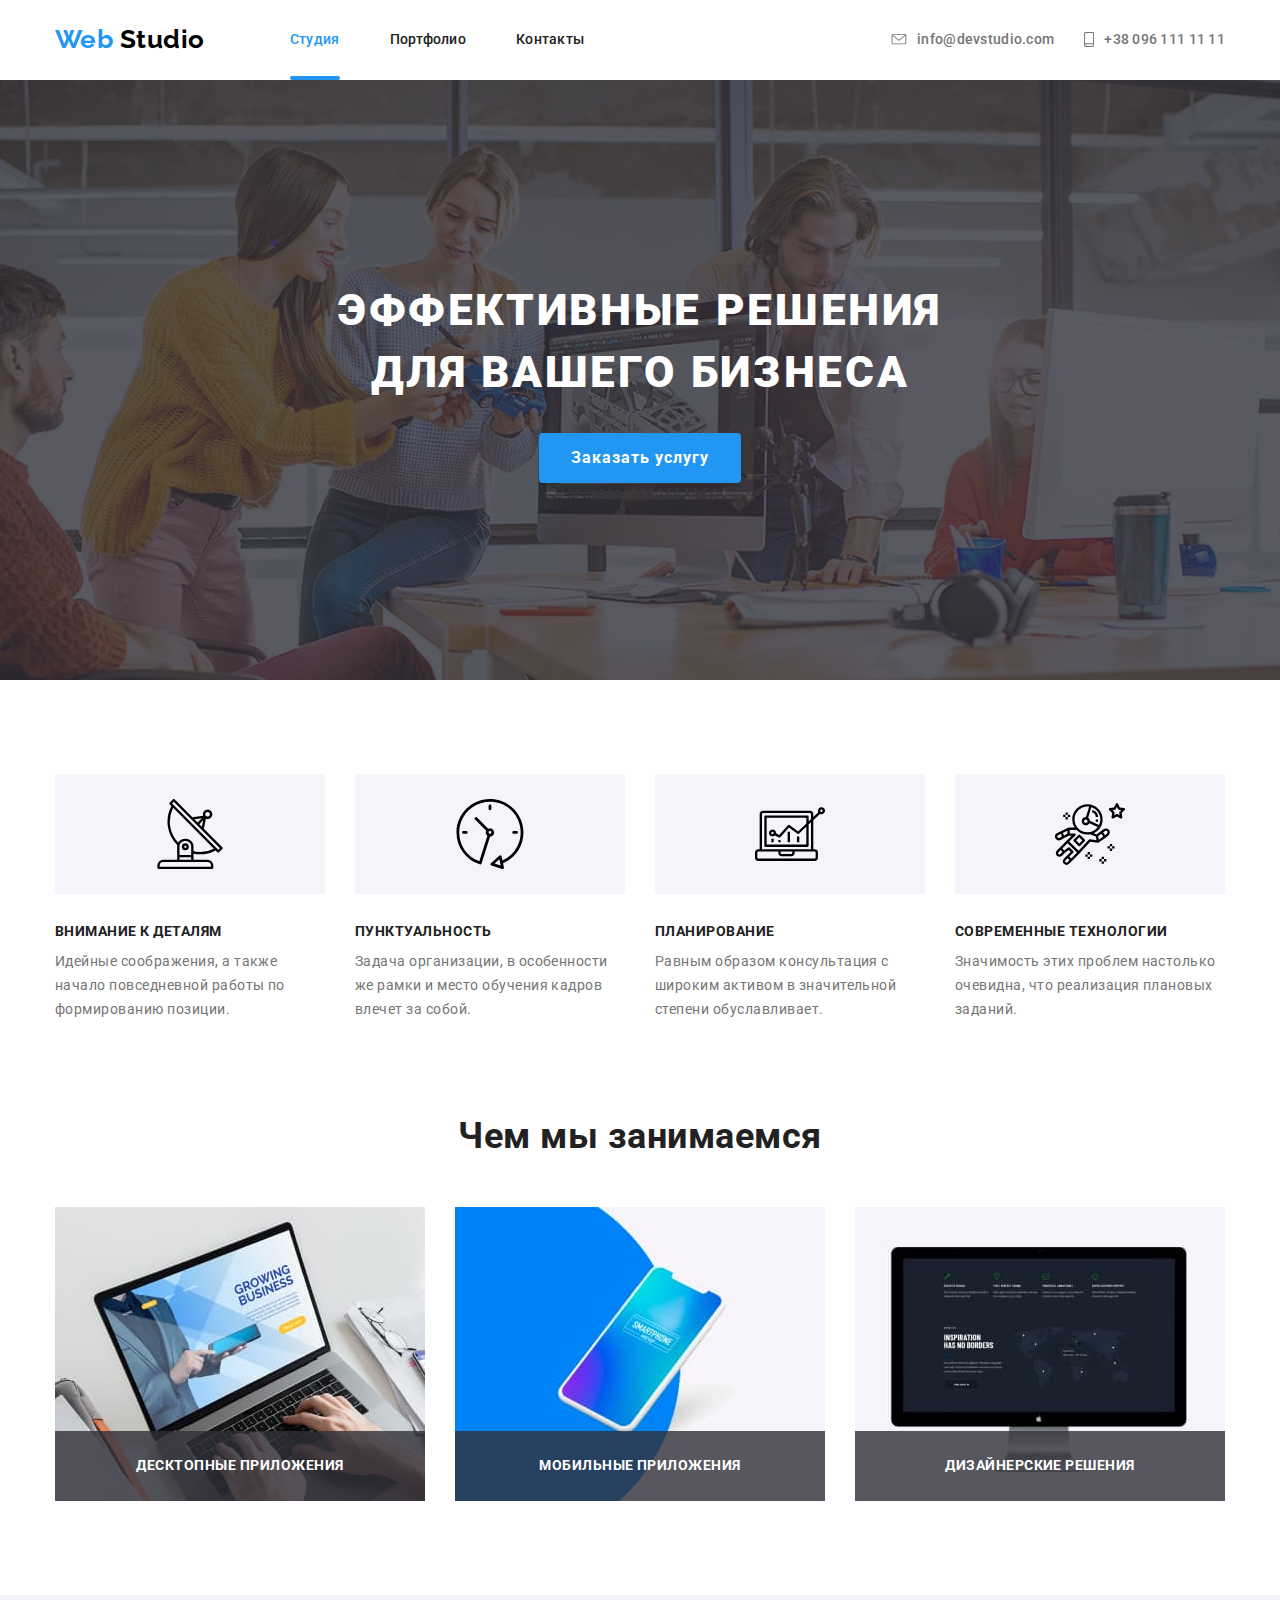
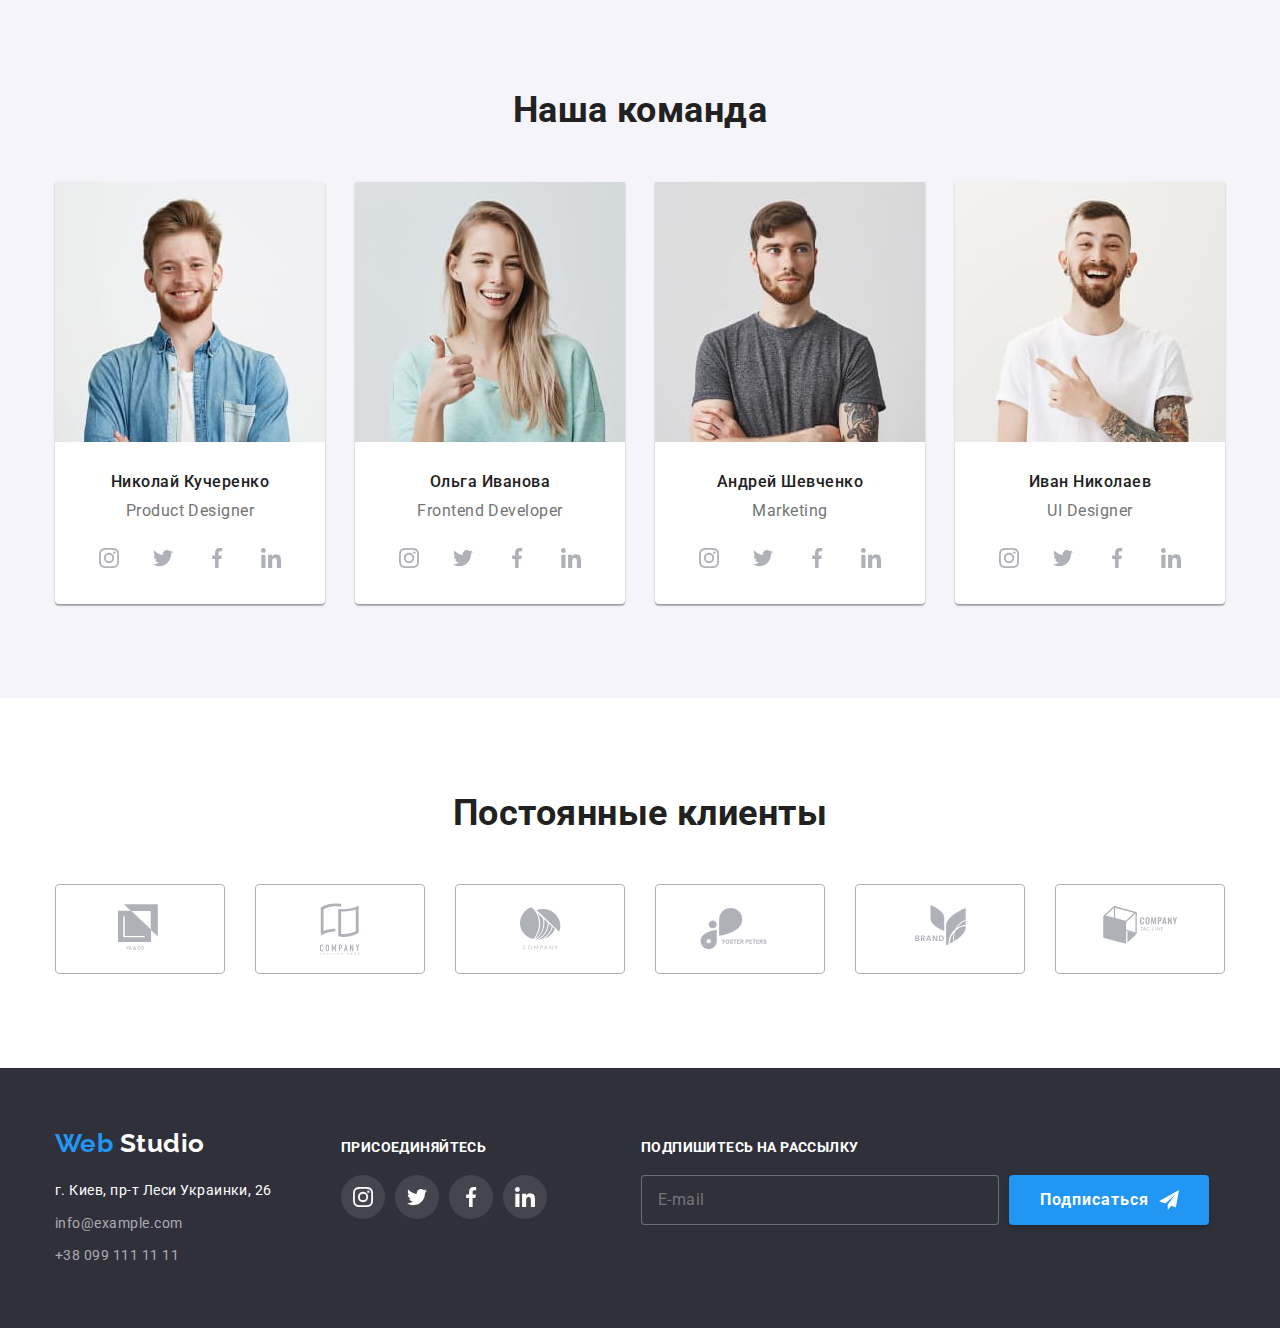
<file: index.html>
<!DOCTYPE html>
<html lang="ru">
  <head>
    <meta charset="UTF-8" />
    <meta name="viewport" content="width=device-width, initial-scale=1.0" />
    <title lang="en">Markup homework6</title>
    <link
      href="https://fonts.googleapis.com/css2?family=Raleway:wght@700&family=Roboto:wght@400;500;700;900&display=swap"
      rel="stylesheet"
    />
    <link
    rel="stylesheet"
    href="https://cdnjs.cloudflare.com/ajax/libs/animate.css/4.0.0/animate.min.css"
  />
    <link
      rel="stylesheet"
      href="https://cdnjs.cloudflare.com/ajax/libs/modern-normalize/0.6.0/modern-normalize.min.css"
    />
    <link rel="stylesheet" href="css/styles.css" />
  </head>
  <body>
    <!-- Шапка -->
    <header class="head main-no-border">
      <div class="container section">
        <nav class="main-nav">
          <a href="./index.html" class="logo-head"
            ><span class="logo-decoration">Web</span> Studio</a
          >
          <ul class="menunav list">
            <li class="item">
              <a href="./index.html" class="menunav-links current link"
                >Студия</a
              >
            </li>
            <li class="item">
              <a href="./portfolio.html" class="menunav-links link"
                >Портфолио</a
              >
            </li>
            <li class="item">
              <a href="" class="menunav-links link">Контакты</a>
            </li>
          </ul>
        </nav>
        <div class="header-util">
          <address class="contacts list">
            <ul class="contacts-list list">
              <li class="contacts-list-item">
                <a
                  class="contacts-links envelope"
                  href="mailto:info@devstudio.com"
                  lang="en"
                  ><svg class="icon-envelope" width="16" height="11">
                    <use href="./images/sprite.svg#icon-envelope"></use>
                  </svg>
                  info@devstudio.com</a
                >
              </li>
              <li class="contacts-list-item">
                <a class="contacts-links smartphone" href="tel:=380961111111">
                  <svg class="icon-smartphone" width="10" height="15">
                    <use href="./images/sprite.svg#icon-smartphone"></use>
                  </svg>
                  +38 096 111 11 11</a
                >
              </li>
            </ul>
          </address>
        </div>
      </div>
    </header>
    <main>
      <!-- Секция Герой -->
      <section class="hero">
        <div class="container">
          <h1 class="hero-title">
            Эффективные решения<br />
            для вашего бизнеса
          </h1>
          <button data-modal-open type="button" class="button">
            Заказать услугу
          </button>
          <!-- Бэкдроп и Модалка -->
          <div class="backdrop  is-hidden "  data-modal>
            <div class="modal">
              <b class="modal__invite"
                >Оставьте свои данные, мы вам перезвоним</b
              >
              <form class="connection" action="">
                <label class="connection__field"
                  ><input
                    class="connection__input"
                    type="text"
                    name="name"
              
                    required
placeholder=" "
                  />
                  <span class="connection__label">Имя</span>
                  <span ><svg class="connection__icon" >
                  <use href="./images/sprite.svg#icon-person-black"></use></span>
                </label>
                <label class="connection__field"
                  ><input
                    class="connection__input"
                    type="tel"
                    name="telephone"
                    placeholder=" "
                  />
                  <span class="connection__label">Телефон</span>
                  <span ><svg class="connection__icon" >
                  <use href="./images/sprite.svg#icon-phone-black"></use></span>
                </label>
                <label class="connection__field"
                  ><input
                    class="connection__input"
                    type="email"
                    name="email"
                  
                    placeholder=" "
                    required
                  />
                  <span class="connection__label">Почта</span>
                 <span ><svg class="connection__icon" >
                  <use href="./images/sprite.svg#icon-mail-black"></use></span>
                </label>
                <label class="connection__textarea">
                  <textarea
                    class="connection__textarea-input"
                    name="comment"
                    id=""
                    rows="10"
                    placeholder=" "
                  ></textarea>
                  <span class="connection__label-textarea">Комментарий</span>
                </label>
                <div class="form-field-modal">
                 

                  <label class="checkbox">  
                    <input class="checkbox__input" type="checkbox"
                    name="checkbox"/><span class="checkbox__custom"></span> Соглашаюсь с рассылкой и принимаю<a
                      class="connection__link"
                      href=""
                      >Условия договора</a
                    ></label
                  >
                </div>

                <button class="button" type="submit">Отправить</button>
              </form>

              <button class="modal__button-close" data-modal-close>
                <svg class="modal__icon" width="18" height="18">
                  <use href="./images/sprite.svg#icon-close-black"></use>
                </svg>
              </button>
            </div>
          </div>
        </div>
      </section>

      <!-- Секция преимуществ -->
      <section class="section advantages">
        <div class="container">
          <h2 class="subject">Наши Преимущества</h2>
          <ul class="advantages-list list">
            <li class="advantages-item">
              <div class="advantages-util">
                <svg class="icon-advantages">
                  <use href="./images/sprite.svg#icon-antenna1"></use>
                </svg>
              </div>
              <h3 class="advantages-title">Внимание к деталям</h3>
              <p class="advantages-text">
                Идейные соображения, а также начало повседневной работы по
                формированию позиции.
              </p>
            </li>
            <li class="advantages-item">
              <div class="advantages-util">
                <svg class="icon-advantages">
                  <use href="./images/sprite.svg#icon-clock1"></use>
                </svg>
              </div>
              <h3 class="advantages-title">Пунктуальность</h3>
              <p class="advantages-text">
                Задача организации, в особенности же рамки и место обучения
                кадров влечет за собой.
              </p>
            </li>
            <li class="advantages-item">
              <div class="advantages-util">
                <svg class="icon-advantages">
                  <use href="./images/sprite.svg#icon-diagram1"></use>
                </svg>
              </div>
              <h3 class="advantages-title">Планирование</h3>
              <p class="advantages-text">
                Равным образом консультация с широким активом в значительной
                степени обуславливает.
              </p>
            </li>
            <li class="advantages-item">
              <div class="advantages-util">
                <svg class="icon-advantages">
                  <use href="./images/sprite.svg#icon-astronaut1"></use>
                </svg>
              </div>
              <h3 class="advantages-title">Современные технологии</h3>
              <p class="advantages-text">
                Значимость этих проблем настолько очевидна, что реализация
                плановых заданий.
              </p>
            </li>
          </ul>
        </div>
      </section>
      <!-- Секций чем мы занимаемся -->
      <section class="job section">
        <div class="container">
          <h2 class="job-title">Чем мы занимаемся</h2>
          <ul class="job-list list">
            <li class="job-list-item">
              <img
                src="./images/laptop.jpg"
                alt="laptop"
                width="370"
                height="294"
              />
              <h3 class="job-description">Десктопные приложения</h3>
            </li>
            <li class="job-list-item">
              <img
                src="./images/smartphone.jpg"
                alt="smartphone"
                width="370"
                height="294"
              />
              <h3 class="job-description">Мобильные приложения</h3>
            </li>
            <li class="job-list-item">
              <img
                src="./images/design.jpg"
                alt="design"
                width="370"
                height="294"
              />
              <h3 class="job-description">Дизайнерские решения</h3>
            </li>
          </ul>
        </div>
      </section>
      <!-- Секция наша команда -->
      <section class="team section">
        <div class="container">
          <h2 class="team-main-title">Наша команда</h2>
          <ul class="team-list list">
            <li class="team-list-item">
              <img
                src="./images/team/Nick.jpg"
                alt="Фото_дизайнера"
                width="270"
                height="260"
              />
              <h3 class="team-title">Николай Кучеренко</h3>
              <p class="team-text">Product Designer</p>
              <ul class="team-socials list">
                <li class="team-socials-item">
                  <a
                    class="team-socials-item-link"
                    href="https://www.instagram.com/"
                    aria-label="Иконка инстаграма"
                    ><svg class="icon-socials-team">
                      <use href="./images/sprite.svg#icon-instagram"></use>
                    </svg>
                  </a>
                </li>
                <li class="team-socials-item">
                  <a
                    class="team-socials-item-link"
                    href="https://twitter.com/?lang=ru"
                    aria-label="Иконка твиттера"
                    ><svg class="icon-socials-team">
                      <use href="./images/sprite.svg#icon-twitter"></use>
                    </svg>
                  </a>
                </li>
                <li class="team-socials-item">
                  <a
                    class="team-socials-item-link"
                    href="https://www.facebook.com/"
                    aria-label="Иконка фейсбука"
                    ><svg class="icon-socials-team">
                      <use href="./images/sprite.svg#icon-facebook"></use></svg
                  ></a>
                </li>
                <li class="team-socials-item">
                  <a
                    class="team-socials-item-link"
                    href="https://www.linkedin.com/"
                    aria-label="Иконка линкедина"
                    ><svg class="icon-socials-team">
                      <use href="./images/sprite.svg#icon-in"></use></svg
                  ></a>
                </li>
              </ul>
            </li>
            <li class="team-list-item">
              <img
                src="./images/team/Olga.jpg"
                alt="Фото_разработчика"
                width="270"
                height="260"
              />
              <h3 class="team-title">Ольга Иванова</h3>
              <p class="team-text">Frontend Developer</p>
              <ul class="team-socials list">
                <li class="team-socials-item">
                  <a
                    class="team-socials-item-link"
                    href="https://www.instagram.com/"
                    aria-label="Иконка инстаграма"
                    ><svg class="icon-socials-team">
                      <use href="./images/sprite.svg#icon-instagram"></use>
                    </svg>
                  </a>
                </li>
                <li class="team-socials-item">
                  <a
                    class="team-socials-item-link"
                    href="https://twitter.com/?lang=ru"
                    aria-label="Иконка твиттера"
                    ><svg class="icon-socials-team">
                      <use href="./images/sprite.svg#icon-twitter"></use></svg
                  ></a>
                </li>
                <li class="team-socials-item">
                  <a
                    class="team-socials-item-link"
                    href="https://www.facebook.com/"
                    aria-label="Иконка фейсбука"
                    ><svg class="icon-socials-team">
                      <use href="./images/sprite.svg#icon-facebook"></use></svg
                  ></a>
                </li>
                <li class="team-socials-item">
                  <a
                    class="team-socials-item-link"
                    href="https://www.linkedin.com/"
                    aria-label="Иконка линкедина"
                    ><svg class="icon-socials-team">
                      <use href="./images/sprite.svg#icon-in"></use></svg
                  ></a>
                </li>
              </ul>
            </li>
            <li class="team-list-item">
              <img
                src="./images/team/Andrew.jpg"
                alt="Фото_маркетингового_директора"
                width="270"
                height="260"
              />
              <h3 class="team-title">Андрей Шевченко</h3>
              <p class="team-text">Marketing</p>
              <ul class="team-socials list">
                <li class="team-socials-item">
                  <a
                    class="team-socials-item-link"
                    href="https://www.instagram.com/"
                    aria-label="Иконка инстаграма"
                    ><svg class="icon-socials-team">
                      <use href="./images/sprite.svg#icon-instagram"></use>
                    </svg>
                  </a>
                </li>
                <li class="team-socials-item">
                  <a
                    class="team-socials-item-link"
                    href="https://twitter.com/?lang=ru"
                    aria-label="Иконка твиттера"
                    ><svg class="icon-socials-team">
                      <use href="./images/sprite.svg#icon-twitter"></use></svg
                  ></a>
                </li>
                <li class="team-socials-item">
                  <a
                    class="team-socials-item-link"
                    href="https://www.facebook.com/"
                    aria-label="Иконка фейсбука"
                    ><svg class="icon-socials-team">
                      <use href="./images/sprite.svg#icon-facebook"></use></svg
                  ></a>
                </li>
                <li class="team-socials-item">
                  <a
                    class="team-socials-item-link"
                    href="https://www.linkedin.com/"
                    aria-label="Иконка линкедина"
                    ><svg class="icon-socials-team">
                      <use href="./images/sprite.svg#icon-in"></use></svg
                  ></a>
                </li>
              </ul>
            </li>
            <li class="team-list-item">
              <img
                src="./images/team/Ivan.jpg"
                alt="Фото_дизайнера_интерфейса"
                width="270"
                height="260"
              />
              <h3 class="team-title">Иван Николаев</h3>
              <p class="team-text">UI Designer</p>
              <ul class="team-socials list">
                <li class="team-socials-item">
                  <a
                    class="team-socials-item-link"
                    href="https://www.instagram.com/"
                    aria-label="Иконка инстаграма"
                    ><svg class="icon-socials-team">
                      <use href="./images/sprite.svg#icon-instagram"></use>
                    </svg>
                  </a>
                </li>
                <li class="team-socials-item">
                  <a
                    class="team-socials-item-link"
                    href="https://twitter.com/?lang=ru"
                    aria-label="Иконка твиттера"
                    ><svg class="icon-socials-team">
                      <use href="./images/sprite.svg#icon-twitter"></use></svg
                  ></a>
                </li>
                <li class="team-socials-item">
                  <a
                    class="team-socials-item-link"
                    href="https://www.facebook.com/"
                    aria-label="Иконка фейсбука"
                    ><svg class="icon-socials-team">
                      <use href="./images/sprite.svg#icon-facebook"></use></svg
                  ></a>
                </li>
                <li class="team-socials-item">
                  <a
                    class="team-socials-item-link"
                    href="https://www.linkedin.com/"
                    aria-label="Иконка линкедина"
                    ><svg class="icon-socials-team">
                      <use href="./images/sprite.svg#icon-in"></use></svg
                  ></a>
                </li>
              </ul>
            </li>
          </ul>
        </div>
      </section>
      <!-- Секция постоянные клиенты -->
      <section class="clients section">
        <div class="container">
          <h2 class="clients-title">Постоянные клиенты</h2>
          <ul class="clients-list list">
            <li class="clients-list-item">
              <a
                class="clients-list-item-link"
                href=""
                aria-label="логотип_клиента1"
                ><svg class="client_logo" width="44" height="49">
                  <use href="./images/sprite.svg#icon-client1"></use></svg
              ></a>
            </li>
            <li class="clients-list-item">
              <a
                class="clients-list-item-link"
                href=""
                aria-label="логотип_клиента2"
                ><svg class="client_logo" width="40" height="52">
                  <use href="./images/sprite.svg#icon-client2"></use></svg
              ></a>
            </li>
            <li class="clients-list-item">
              <a
                class="clients-list-item-link"
                href=""
                aria-label="логотип_клиента3"
                ><svg class="client_logo" width="41" height="43">
                  <use href="./images/sprite.svg#icon-client3"></use></svg
              ></a>
            </li>
            <li class="clients-list-item">
              <a
                class="clients-list-item-link"
                href=""
                aria-label="логотип_клиента4"
                ><svg class="client_logo" width="80" height="42">
                  <use href="./images/sprite.svg#icon-client4"></use></svg
              ></a>
            </li>
            <li class="clients-list-item">
              <a
                class="clients-list-item-link"
                href=""
                aria-label="логотип_клиента5"
                ><svg class="client_logo" width="59" height="47">
                  <use href="./images/sprite.svg#icon-client5"></use></svg
              ></a>
            </li>
            <li class="clients-list-item">
              <a
                class="clients-list-item-link"
                href=""
                aria-label="логотип_клиента6"
                ><svg class="client_logo" width="88" height="45">
                  <use href="./images/sprite.svg#icon-client6"></use></svg
              ></a>
            </li>
          </ul>
        </div>
      </section>
    </main>
    <!-- Футер -->
    <footer class="footer">
      <div class="footer-nav container section">
        <div class="footer-contacts-block">
          <a href="./index.html" class="logo-footer"
            ><span class="logo-decoration">Web</span> Studio</a
          >
          <address class="contacts-footer">
            <ul class="contacts-footer-list list">
              <li class="contacts-footer-list-item">
                <a href="https://goo.gl/maps/6xq8Gzf84UrhbULt7" class="map-link"
                  >г. Киев, пр-т Леси Украинки, 26</a
                >
              </li>
              <li class="contacts-footer-list-item">
                <a href="mailto:info@example.com" class="mail-footer"
                  >info@example.com</a
                >
              </li>
              <li class="contacts-footer-list-item">
                <a href="tel:+380991111111" class="phone-footer"
                  >+38 099 111 11 11</a
                >
              </li>
            </ul>
          </address>
        </div>
        <div class="join_us">
          <b class="join_us-title">ПРИСОЕДИНЯЙТЕСЬ</b>
          <ul class="footer-socials list">
            <li class="footer-socials-item">
              <a
                class="footer-socials-item-link"
                href=""
                aria-label="Иконка инстаграма"
                ><svg class="icon_footer">
                  <use href="./images/sprite.svg#icon-insta_footer"></use>
                </svg>
              </a>
            </li>
            <li class="footer-socials-item">
              <a
                class="footer-socials-item-link"
                href=""
                aria-label="Иконка твиттера"
                ><svg class="icon_footer">
                  <use href="./images/sprite.svg#icon-twitter_footer"></use>
                </svg>
              </a>
            </li>
            <li class="footer-socials-item">
              <a
                class="footer-socials-item-link"
                href=""
                aria-label="Иконка фейсбука"
                ><svg class="icon_footer">
                  <use href="./images/sprite.svg#icon-facebook"></use>
                </svg>
              </a>
            </li>
            <li class="footer-socials-item">
              <a
                class="footer-socials-item-link"
                href=""
                aria-label="Иконка линкедина"
                ><svg class="icon_footer">
                  <use href="./images/sprite.svg#icon-linkedin_footer"></use>
                </svg>
              </a>
            </li>
          </ul>
        </div>
        <div class="subscribe">
          <b class="subscribe-title">Подпишитесь на рассылку</b>
          <div class="form-field">
            <form action="">
              <input
                class="form-field-input"
                type="email"
                name="email"
                placeholder="E-mail"
              /><label for=""></label>
            </form>
            <button type="submit" class="button-footer">
              Подписаться<svg class="icon-icon_send">
                <use href="./images/sprite.svg#icon-icon_send"></use>
              </svg>
            </button>
          </div>
        </div>
      </div>
    </footer>
    <script src="./js/modal.js"></script>
  </body>
</html>
</file>
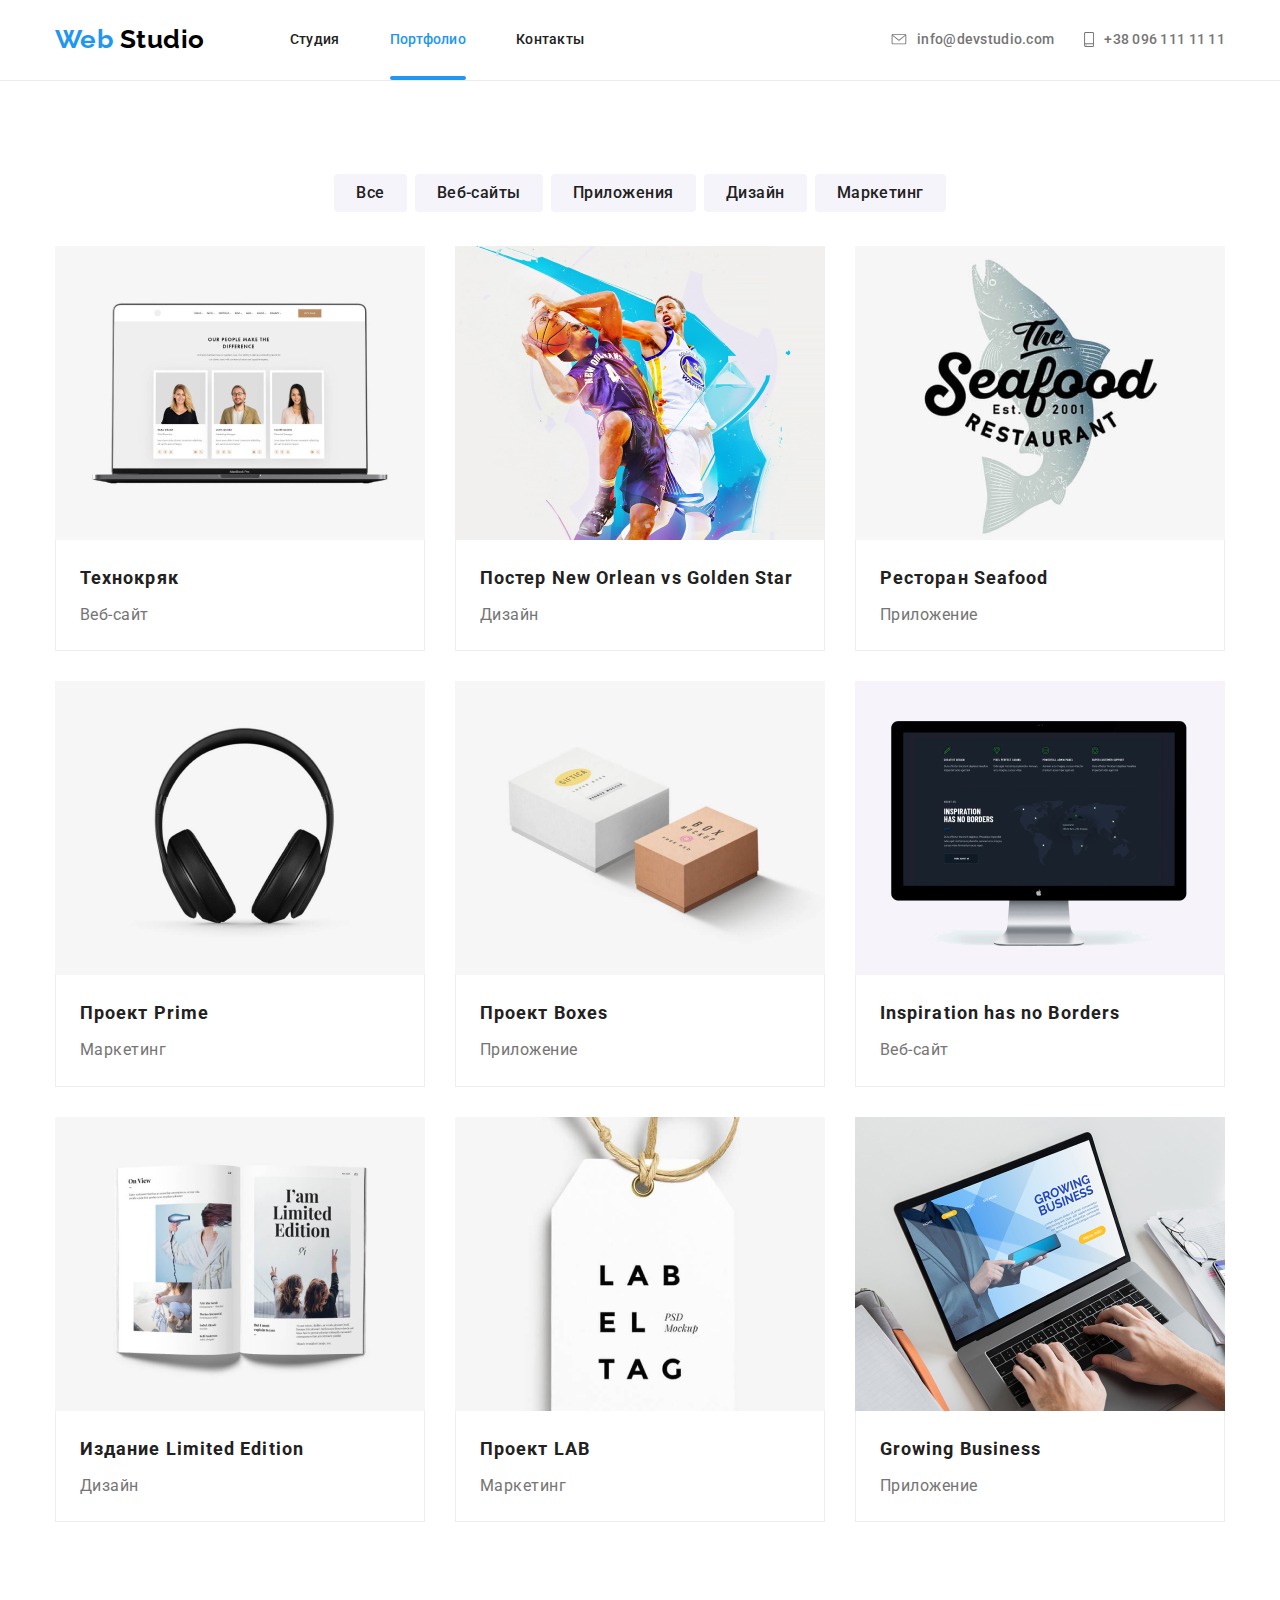
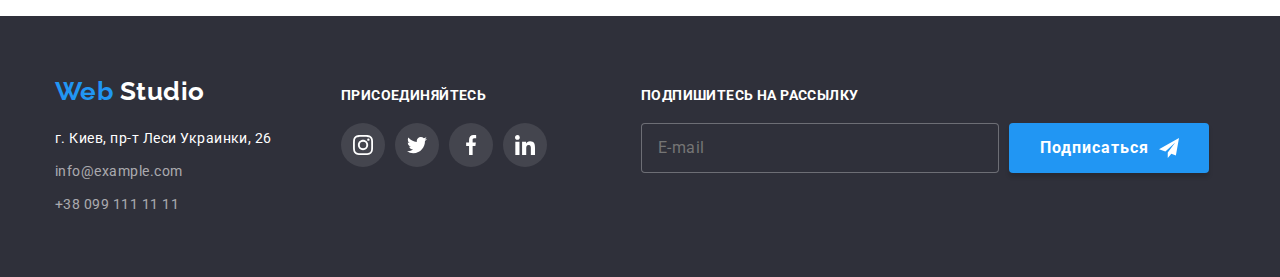
<file: portfolio.html>
<!DOCTYPE html>
<html lang="ru">
  <head>
    <meta charset="UTF-8" />
    <meta name="viewport" content="width=device-width, initial-scale=1.0" />
    <title lang="en">Markup homework6</title>
    <link
      href="https://fonts.googleapis.com/css2?family=Raleway:wght@700&family=Roboto:wght@400;500;700;900&display=swap"
      rel="stylesheet"
    />
    <link
      rel="stylesheet"
      href="https://cdnjs.cloudflare.com/ajax/libs/modern-normalize/0.6.0/modern-normalize.min.css"
    />
    <link rel="stylesheet" href="css/styles.css" />
  </head>
  <body>
    <!-- Шапка -->
    <header class="head">
      <div class="container section">
        <nav class="main-nav">
          <a href="./index.html" class="logo-head"
            ><span class="logo-decoration">Web</span> Studio</a
          >
          <ul class="menunav list">
            <li class="item">
              <a href="./index.html" class="menunav-links link">Студия</a>
            </li>
            <li class="item">
              <a href="./portfolio.html" class="menunav-links current link"
                >Портфолио</a
              >
            </li>
            <li class="item">
              <a href="" class="menunav-links link">Контакты</a>
            </li>
          </ul>
        </nav>
        <div class="header-util">
          <address class="contacts list">
            <ul class="contacts-list list">
              <li class="contacts-list-item">
                <a
                  class="contacts-links evenlope"
                  href="mailto:info@devstudio.com"
                  lang="en"
                  ><svg class="icon-envelope" width="16" height="11">
                    <use href="./images/sprite.svg#icon-envelope"></use>
                  </svg>
                  info@devstudio.com</a
                >
              </li>
              <li class="contacts-list-item">
                <a class="contacts-links smartphone" href="tel:=380961111111"
                  ><svg class="icon-smartphone" width="10" height="15">
                    <use href="./images/sprite.svg#icon-smartphone"></use>
                  </svg>
                  +38 096 111 11 11</a
                >
              </li>
            </ul>
          </address>
        </div>
      </div>
    </header>

    <main>
      <!--Портфолио-->
      <!-- Набор кнопок фильтра -->
      <section class="portfolio-section container">
        <h1 hidden>Портфолио</h1>
        <ul class="filter-list list">
          <li class="filter-list-item">
            <button type="button" class="button-filter-secondary">Все</button>
          </li>
          <li class="filter-list-item">
            <button type="button" class="button-filter-secondary">
              Веб-сайты
            </button>
          </li>
          <li class="filter-list-item">
            <button type="button" class="button-filter-secondary">
              Приложения
            </button>
          </li>
          <li class="filter-list-item">
            <button type="button" class="button-filter-secondary">
              Дизайн
            </button>
          </li>
          <li class="filter-list-item">
            <button type="button" class="button-filter-secondary">
              Маркетинг
            </button>
          </li>
        </ul>
        <!-- Карточки портфолио -->
        <ul class="portfolio list">
          <li class="portfolio-item">
            <a class="portfolio-item-link" href=""
              ><div class="portfolio-item-img-description">
                <img
                  class="portfolio-item-img"
                  src="./images/portfolio/project1.jpg"
                  alt="Изображение ноутбука"
                  width="370"
                  height="294"
                />
                <p class="portfolio-description">
                  Технокряк это современная площадка распространения
                  коронавируса. Компании используют эту платформу для цифрового
                  шпионажа и атак на защищённые сервера конкурентов.
                </p>
              </div>
              <div class="border-box">
                <h2 class="portfolio-title">Технокряк</h2>
                <p class="portfolio-text">Веб-сайт</p>
              </div>
            </a>
          </li>
          <li class="portfolio-item">
            <a class="portfolio-item-link" href=""
              ><div class="portfolio-item-img-description">
                <img
                  class="portfolio-item-img"
                  src="./images/portfolio/project2.jpg"
                  alt="Постер с баскетболистами"
                  width="370"
                  height="294"
                />
                <p class="portfolio-description">
                  Технокряк это современная площадка распространения
                  коронавируса. Компании используют эту платформу для цифрового
                  шпионажа и атак на защищённые сервера конкурентов.
                </p>
              </div>

              <div class="border-box">
                <h2 class="portfolio-title">
                  Постер <span lang="en">New Orlean vs Golden Star</span>
                </h2>
                <p class="portfolio-text">Дизайн</p>
              </div>
            </a>
          </li>
          <li class="portfolio-item">
            <a class="portfolio-item-link" href="">
              <div class="portfolio-item-img-description">
                <img
                  class="portfolio-item-img"
                  src="./images/portfolio/project3.jpg"
                  alt="Лого рыбного ресторана"
                  width="370"
                  height="294"
                />
                <p class="portfolio-description">
                  Технокряк это современная площадка распространения
                  коронавируса. Компании используют эту платформу для цифрового
                  шпионажа и атак на защищённые сервера конкурентов.
                </p>
              </div>

              <div class="border-box">
                <h2 class="portfolio-title">
                  Ресторан <span lang="en">Seafood</span>
                </h2>
                <p class="portfolio-text">Приложение</p>
              </div>
            </a>
          </li>
          <li class="portfolio-item">
            <a class="portfolio-item-link" href=""
              ><div class="portfolio-item-img-description">
                <img
                  class="portfolio-item-img"
                  src="./images/portfolio/project4.jpg"
                  alt="Изображение наушников"
                  width="370"
                  height="294"
                />
                <p class="portfolio-description">
                  Технокряк это современная площадка распространения
                  коронавируса. Компании используют эту платформу для цифрового
                  шпионажа и атак на защищённые сервера конкурентов.
                </p>
              </div>
              <div class="border-box">
                <h2 class="portfolio-title">
                  Проект <span lang="en">Prime</span>
                </h2>
                <p class="portfolio-text">Маркетинг</p>
              </div>
            </a>
          </li>
          <li class="portfolio-item">
            <a class="portfolio-item-link" href=""
              ><div class="portfolio-item-img-description">
                <img
                  class="portfolio-item-img"
                  src="./images/portfolio/project5.jpg"
                  alt="Изображение коробок"
                  width="370"
                  height="294"
                />
                <p class="portfolio-description">
                  Технокряк это современная площадка распространения
                  коронавируса. Компании используют эту платформу для цифрового
                  шпионажа и атак на защищённые сервера конкурентов.
                </p>
              </div>

              <div class="border-box">
                <h2 class="portfolio-title">
                  Проект <span lang="en">Boxes</span>
                </h2>
                <p class="portfolio-text">Приложение</p>
              </div>
            </a>
          </li>
          <li class="portfolio-item">
            <a class="portfolio-item-link" href=""
              ><div class="portfolio-item-img-description">
                <img
                  class="portfolio-item-img"
                  src="./images/portfolio/project6.jpg"
                  alt="Изображение монитора"
                  width="370"
                  height="294"
                />
                <p class="portfolio-description">
                  Технокряк это современная площадка распространения
                  коронавируса. Компании используют эту платформу для цифрового
                  шпионажа и атак на защищённые сервера конкурентов.
                </p>
              </div>
              <div class="border-box">
                <h2 class="portfolio-title">
                  <span lang="en">Inspiration has no Borders</span>
                </h2>
                <p class="portfolio-text">Веб-сайт</p>
              </div>
            </a>
          </li>
          <li class="portfolio-item">
            <a class="portfolio-item-link" href=""
              ><div class="portfolio-item-img-description">
                <img
                  class="portfolio-item-img"
                  src="./images/portfolio/project7.jpg"
                  alt="Изображение журнала"
                  width="370"
                  height="294"
                />
                <p class="portfolio-description">
                  Технокряк это современная площадка распространения
                  коронавируса. Компании используют эту платформу для цифрового
                  шпионажа и атак на защищённые сервера конкурентов.
                </p>
              </div>

              <div class="border-box">
                <h2 class="portfolio-title">
                  Издание <span lang="en">Limited Edition</span>
                </h2>
                <p class="portfolio-text">Дизайн</p>
              </div>
            </a>
          </li>
          <li class="portfolio-item">
            <a class="portfolio-item-link" href=""
              ><div class="portfolio-item-img-description">
                <img
                  class="portfolio-item-img"
                  src="./images/portfolio/project8.jpg"
                  alt="Изображение ярлыка"
                  width="370"
                  height="294"
                />
                <p class="portfolio-description">
                  Технокряк это современная площадка распространения
                  коронавируса. Компании используют эту платформу для цифрового
                  шпионажа и атак на защищённые сервера конкурентов.
                </p>
              </div>

              <div class="border-box">
                <h2 class="portfolio-title">
                  Проект <span lang="en">LAB</span>
                </h2>
                <p class="portfolio-text">Маркетинг</p>
              </div>
            </a>
          </li>
          <li class="portfolio-item">
            <a class="portfolio-item-link" href=""
              ><div class="portfolio-item-img-description">
                <img
                  class="portfolio-item-img"
                  src="./images/portfolio/project9.jpg"
                  alt="Человек печатающий на ноутбуке"
                  width="370"
                  height="294"
                />
                <p class="portfolio-description">
                  Технокряк это современная площадка распространения
                  коронавируса. Компании используют эту платформу для цифрового
                  шпионажа и атак на защищённые сервера конкурентов.
                </p>
              </div>

              <div class="border-box">
                <h2 class="portfolio-title">
                  <span lang="en">Growing Business</span>
                </h2>
                <p class="portfolio-text">Приложение</p>
              </div>
            </a>
          </li>
        </ul>
      </section>
    </main>
    <!--Футтер-->
    <footer class="footer">
      <div class="footer-nav container section">
        <div class="footer-contacts-block">
          <a href="./index.html" class="logo-footer"
            ><span class="logo-decoration">Web</span> Studio</a
          >
          <address class="contacts-footer">
            <ul class="contacts-footer-list list">
              <li class="contacts-footer-list-item">
                <a href="https://goo.gl/maps/6xq8Gzf84UrhbULt7" class="map-link"
                  >г. Киев, пр-т Леси Украинки, 26</a
                >
              </li>
              <li class="contacts-footer-list-item">
                <a href="mailto:info@example.com" class="mail-footer"
                  >info@example.com</a
                >
              </li>
              <li class="contacts-footer-list-item">
                <a href="tel:+380991111111" class="phone-footer"
                  >+38 099 111 11 11</a
                >
              </li>
            </ul>
          </address>
        </div>
        <div class="join_us">
          <b class="join_us-title">ПРИСОЕДИНЯЙТЕСЬ</b>
          <ul class="footer-socials list">
            <li class="footer-socials-item">
              <a
                class="footer-socials-item-link"
                href=""
                aria-label="Иконка инстаграма"
                ><svg class="icon_footer">
                  <use href="./images/sprite.svg#icon-insta_footer"></use>
                </svg>
              </a>
            </li>
            <li class="footer-socials-item">
              <a
                class="footer-socials-item-link"
                href=""
                aria-label="Иконка твиттера"
                ><svg class="icon_footer">
                  <use href="./images/sprite.svg#icon-twitter_footer"></use>
                </svg>
              </a>
            </li>
            <li class="footer-socials-item">
              <a
                class="footer-socials-item-link"
                href=""
                aria-label="Иконка фейсбука"
                ><svg class="icon_footer">
                  <use href="./images/sprite.svg#icon-facebook"></use>
                </svg>
              </a>
            </li>
            <li class="footer-socials-item">
              <a
                class="footer-socials-item-link"
                href=""
                aria-label="Иконка линкедина"
                ><svg class="icon_footer">
                  <use href="./images/sprite.svg#icon-linkedin_footer"></use>
                </svg>
              </a>
            </li>
          </ul>
        </div>
        <div class="subscribe">
          <b class="subscribe-title">Подпишитесь на рассылку</b>
          <div class="form-field">
            <form action="">
              <input
                class="form-field-input"
                type="email"
                name="email"
                placeholder="E-mail"
              /><label for=""></label>
            </form>
            <button type="submit" class="button-footer">
              Подписаться<svg class="icon-icon_send">
                <use href="./images/sprite.svg#icon-icon_send"></use>
              </svg>
            </button>
          </div>
        </div>
      </div>
    </footer>
  </body>
</html>
</file>
<file: css/styles.css>
html {
  box-sizing: border-box;
}

*,
*::before,
*::after {
  box-sizing: inherit;
}

:root {
  --main-font: 'Roboto', sans-serif;
  --second-font: 'Raleway', sans-serif;
  --primary-text-color: #757575;
  --primary-title-color: #212121;
  --accent-color: #2196f3;
  --primary-white-color: #ffffff;
  --footer-background-color: #2f303a;
  --secondary-white-color: #f5f4fa;
  --main-black-color: #000000;
  --footer-links-color: rgba(255, 255, 255, 0.6);
  --secondaty-accent-color: #188ce8;
  --text-background-color: rgba(47, 48, 58, 0.8);
  --socials-main-color: #afb1b8;
  --primary-background-color: #e5e5e5;
  --portfolio-card-border-color: #eeeeee;
  --hero-gradient-color: rgba(47, 48, 58, 0.8);
  --header-border-color: #ececec;

  --max-width: 1200px;
}

body {
  background-color: var(--primary-white-color);
  color: var(--primary-text-color);
  font-family: var(--main-font);
  letter-spacing: 0.03em;
}

/* обнуление стилей */

a:active,
a:focus {
  outline: none;
}

input,
textarea,
button {
  outline: none;
}
input:active,
textarea:active {
  outline: none;
}
:focus {
  outline: none;
}

h1,
h2,
h3,
h4,
h5,
h6,
p {
  padding: 0;
  margin: 0;
}

img {
  display: block;
  max-width: 100%;
  height: auto;
}

.list {
  list-style: none;
  margin: 0px;
  padding: 0px;
}
.link {
  text-decoration: none;
  display: block;
}

textarea {
  resize: none;
}

label {
  display: block;
}

/* Контейнер */
.container {
  width: 1200px;
  margin-left: auto;
  margin-right: auto;
  padding-left: 15px;
  padding-right: 15px;
}
/* cекция */
.section {
  padding-top: 94px;
  padding-bottom: 94px;

  margin-left: auto;
  margin-right: auto;
}

/* оформление шапки */

.logo-head,
.logo-decoration {
  font-family: var(--second-font);
  font-weight: bold;
  font-size: 26px;
  line-height: 1.2;
  color: var(--main-black-color);
}

.head .container {
  display: flex;
  align-items: center;
  justify-content: space-between;
}

.logo-head {
  margin-right: 85px;
}

.logo-decoration {
  color: var(--accent-color);
}

/* оформление навигации сайта */
.main-no-border {
  border: 0px;
}

header {
  color: var(--main-font-color);
  border-bottom: 1px solid var(--header-border-color);
}

header .section {
  padding-top: 0px;
  padding-bottom: 0px;
}

.main-nav,
.menunav {
  display: flex;
  align-items: center;
  /* justify-content: space-around; */
}

.menunav .item:not(:last-child) {
  margin-right: 50px;
}

.header-util {
  display: flex;
}

.contacts-list {
  display: flex;
}

.contacts-list-item:not(:last-child) {
  margin-right: 30px;
}

.menunav-links,
.contacts-links {
  position: relative;

  padding-top: 32px;
  padding-bottom: 32px;

  font-style: normal;
  color: var(--primary-title-color);
  font-weight: 500;
  font-size: 14px;
  line-height: 1.14;
  letter-spacing: 0.02em;

  transition: color 250ms cubic-bezier(0.4, 0, 0.2, 1);
}

.contacts-links {
  display: flex;
  align-items: center;
}

.icon-smartphone {
  margin-right: 10px;
  fill: var(--primary-text-color);

  transition: fill 250ms cubic-bezier(0.4, 0, 0.2, 1);
}

.icon-envelope {
  margin-right: 10px;
  fill: var(--primary-text-color);

  transition: fill 250ms cubic-bezier(0.4, 0, 0.2, 1);
}

/* Оформление интерактивных элементов */
.menunav .menunav-links:hover,
.menunav .menunav-links:focus,
.menunav .menunav-links.current,
.contacts .contacts-links:focus,
.contacts .contacts-links:hover,
.contacts-links:hover .icon-smartphone,
.contacts-links:focus .icon-smartphone,
.contacts-links:hover .icon-envelope,
.contacts-links:focus .icon-envelope {
  color: var(--accent-color);
  fill: var(--accent-color);
}

.team-socials-item-link:hover,
.team-socials-item-link:focus,
.footer-socials-item-link:hover,
.footer-socials-item-link:focus {
  background-color: var(--accent-color);
}

/* линия под активной страницей */

.current::after {
  position: absolute;
  bottom: 0;

  content: '';
  display: block;
  width: 100%;

  /* margin-top: 28px; */

  height: 4px;
  border-radius: 2px;
  background-color: var(--accent-color);
}

/* оформление списка контактов */
.contacts-links {
  color: var(--primary-text-color);
}

/* Оформление основной страницы */
/* Секция Герой */

/* Картинка Герой */
.hero {
  padding-top: 200px;
  padding-bottom: 200px;
  max-width: 1600px;
  height: 600px;
  margin-left: auto;
  margin-right: auto;
  /* text-align: center; */
  /* outline: 1px solid black; */

  background-image: linear-gradient(
      to right,
      var(--hero-gradient-color),
      var(--hero-gradient-color)
    ),
    url('../images/hero-image.jpg');
  background-size: cover;
  background-repeat: no-repeat;
  background-position: center;

  /* text-align: center; */
}

/* .hero .container {
  padding-top: 200px;
  padding-bottom: 200px;
} */

.hero .button {
  display: block;
  padding-top: 10px;
  padding-right: 32px;
  padding-bottom: 10px;
  padding-left: 32px;
  margin-right: auto;
  margin-left: auto;
  border-width: 0px;
  border-radius: 4px;

  font-weight: 700;
  font-size: 16px;
  line-height: 1.88;
  text-align: center;
  letter-spacing: 0.06em;
  background-color: var(--accent-color);
  color: var(--primary-white-color);
  box-shadow: 0px 4px 4px rgba(0, 0, 0, 0.15);
  cursor: pointer;
  transition: background-color 250ms cubic-bezier(0.4, 0, 0.2, 1);
}
.hero .button:hover,
.hero .button:focus {
  background-color: var(--secondaty-accent-color);
}

.hero-title {
  /* padding-top: 200px; */
  width: 696px;
  margin-left: auto;
  margin-right: auto;
  margin-bottom: 30px;

  font-weight: 900;
  font-size: 44px;
  line-height: 1.4;
  text-align: center;
  letter-spacing: 0.06em;
  text-transform: uppercase;
  color: #ffffff;
}

/* Модалка и бэкдроп*/

.backdrop.is-hidden {
  opacity: 0;
  visibility: hidden;
  pointer-events: none;
  transform: translateY(100%);
}

.backdrop {
  position: fixed;
  top: 0;
  left: 0;
  z-index: 9999;

  visibility: visible;
  width: 100%;
  height: 100%;
  background: rgba(0, 0, 0, 0.2);
  transform: translateY(0);

  transition: opacity 250ms cubic-bezier(0.4, 0, 0.2, 1),
    visibility 250ms cubic-bezier(0.4, 0, 0.2, 1),
    transform 550ms cubic-bezier(0.4, 0, 0.2, 1);
}

.modal {
  position: absolute;
  top: 50%;
  left: 50%;
  transform: translate(-50%, -50%);

  padding-top: 40px;
  padding-bottom: 40px;
  padding-left: 40px;
  padding-right: 40px;
  width: 528px;

  box-shadow: 0px 1px 3px rgba(0, 0, 0, 0.12), 0px 1px 1px rgba(0, 0, 0, 0.14),
    0px 2px 1px rgba(0, 0, 0, 0.2);
  border-radius: 4px;
  background-color: var(--primary-white-color);
}

.modal__invite {
  margin-bottom: 30px;

  display: block;
  font-style: normal;
  font-weight: bold;
  font-size: 20px;
  line-height: 1.15;
  text-align: center;
  letter-spacing: 0.03em;

  color: var(--primary-title-color);
}

.connection {
  display: flex;
  flex-wrap: wrap;
}

.connection__input {
  width: 448px;
  height: 40px;
  padding-left: 42px;

  border: 1px solid rgba(33, 33, 33, 0.2);
  border-radius: 4px;

  /* transition: outline-color 250ms cubic-bezier(0.4, 0, 0.2, 1); */
}

.connection__field {
  position: relative;
  margin-bottom: 28px;
}

.connection__label {
  position: absolute;
  top: 50%;
  left: 42px;
  transform: translateY(-50%);

  /* font-size: 12px;
  line-height: 1.16;
  letter-spacing: 0.01em; */

  transition: transform 250ms cubic-bezier(0.4, 0, 0.2, 1);
}

.connection__icon {
  width: 18px;
  height: 18px;
  position: absolute;
  top: 50%;
  left: 16px;
  transform: translateY(-50%);
  margin-right: 8px;
}

.connection__textarea {
  position: relative;
  margin-bottom: 28px;
}

.connection__label-textarea {
  position: absolute;
  top: 12px;
  left: 16px;

  transition: transform 250ms cubic-bezier(0.4, 0, 0.2, 1);
}

.connection__textarea-input {
  width: 448px;
  height: 120px;

  padding-left: 16px;
  padding-right: 16px;
  padding-top: 12px;
  padding-bottom: 12px;

  border: 1px solid rgba(33, 33, 33, 0.2);
  border-radius: 4px;
}

.connection__link {
  font-size: 14px;
  line-height: 1.71;

  margin-left: 4px;

  letter-spacing: 0.03em;
  text-decoration-line: underline;

  color: var(--accent-color);
}

/* .form-field-modal {
  display: flex;
  flex-wrap: nowrap;
  align-items: center;
} */

/* Чекбокс вижуали хайден */
.checkbox__input {
  position: absolute;
  width: 1px;
  height: 1px;
  margin: -1px;
  border: 0;
  padding: 0;
  overflow: hidden;
  clip: rect(0 0 0 0);
}

.checkbox {
  display: flex;
  align-items: center;

  margin-bottom: 30px;
  padding-left: 20px;

  font-size: 14px;
  line-height: 1.71;

  letter-spacing: 0.03em;
}

.checkbox__custom {
  position: absolute;
  width: 16px;
  height: 15px;
  margin-left: -20px;
  border: 2px solid var(--main-black-color);
  border-radius: 2px;
  cursor: pointer;

  transition: background-color 250ms cubic-bezier(0.4, 0, 0.2, 1);
}

.modal__button-close {
  position: absolute;
  top: 8px;
  right: 8px;

  display: flex;
  align-items: center;
  padding: 0;

  width: 30px;
  height: 30px;
  border-radius: 50%;
  background-color: var(--primary-white-color);
  border: 1px solid rgba(0, 0, 0, 0.1);
  cursor: pointer;
}

.modal__icon {
  width: 18px;
  height: 18px;
  margin: auto;

  transition: fill 250ms cubic-bezier(0.4, 0, 0.2, 1);
}

/* интерактивные элементы в модалке */

.modal__button-close:hover .modal__icon,
.modal__button-close:focus .modal__icon {
  fill: var(--accent-color);
}

.connection__input:focus-within,
.connection__textarea-input:focus-within {
  border-color: var(--accent-color);
}

.connection__field:focus-within > .connection__label,
.connection__input:not(:placeholder-shown) + .connection__label,
.connection__textarea:focus-within > .connection__label-textarea,
.connection__textarea-input:not(:placeholder-shown)
  + .connection__label-textarea {
  color: var(--accent-color);

  transform: translate(-24px, -42px);

  font-size: 12px;
  line-height: 1.16;
  letter-spacing: 0.01em;
}

.connection__textarea:focus-within > .connection__label-textarea,
.connection__textarea-input:not(:placeholder-shown)
  + .connection__label-textarea {
  color: var(--accent-color);
  transform: translate(-1px, -33px);

  font-size: 12px;
  line-height: 1.16;
  letter-spacing: 0.01em;
}

.connection__field:focus-within .connection__icon {
  fill: var(--accent-color);
}

.checkbox__input:checked + .checkbox__custom {
  background-color: var(--accent-color);
  background-image: url(../images/icon-check.svg);
  background-size: contain;
  background-repeat: no-repeat;
  border: 2px solid var(--accent-color);
  background-position: center;
}

/* Секция преимуществ */

.advantages-list {
  display: flex;
  align-items: stretch;
  flex-wrap: wrap;
}

.advantages-item {
  width: 270px;
}

.advantages-util {
  display: flex;
  height: 120px;
  background-color: var(--secondary-white-color);
  justify-content: center;
  align-items: center;
  border-radius: 4px;

  margin-bottom: 30px;
}

.icon-advantages {
  width: 70px;
  height: 70px;
}

.advantages-item:not(:last-child) {
  margin-right: 30px;
}

.advantages-title {
  margin-bottom: 10px;

  font-weight: bold;
  font-size: 14px;
  line-height: 1.14;
  text-transform: uppercase;
  color: var(--primary-title-color);
}

.advantages-text {
  font-size: 14px;
  line-height: 1.7;
  color: var(--primary-text-color);
}
/* Секция "Чем мы занимаемся */

.job.section {
  padding-top: 0px;
}

.job-list {
  display: flex;
  /* justify-content: space-between; */
}

.job-list-item:not(:last-child) {
  margin-right: 30px;
}

.job-list-item {
  position: relative;

  width: 370px;
}

.job-title {
  margin-bottom: 50px;

  font-weight: bold;
  font-size: 36px;
  line-height: 1.17;
  text-align: center;
  color: var(--primary-title-color);
}

.job-description {
  position: absolute;
  bottom: 0;

  width: 100%;
  height: 70px;

  display: inline-flex;
  justify-content: center;
  align-items: center;

  font-weight: bold;
  font-size: 14px;
  line-height: 1.14;
  text-align: center;
  text-transform: uppercase;
  color: var(--primary-white-color);
  background-color: var(--text-background-color);
}

/* Секция наша Команда */

.team.section {
  background-color: var(--secondary-white-color);
}

.container .team {
  display: flex;
}

.team-list {
  display: flex;
  /* justify-content: space-between; */
}

.team-list-item {
  padding-bottom: 24px;

  border-radius: 0px 0px 4px 4px;
  box-shadow: 0px 2px 1px rgba(0, 0, 0, 0.2), 0px 1px 1px rgba(0, 0, 0, 0.14),
    0px 1px 3px rgba(0, 0, 0, 0.12);
  background-color: var(--primary-white-color);
}

.team-list-item > img {
  margin-bottom: 30px;
}

.team-list-item:not(:last-child) {
  margin-right: 30px;
}

/* Заголовок */
.team-main-title {
  margin-bottom: 50px;

  font-weight: bold;
  font-size: 36px;
  line-height: 1.17;
  text-align: center;
  color: var(--primary-title-color);
}

/* Имена команды */
.team-title {
  margin-bottom: 10px;

  font-weight: 500;
  font-size: 16px;
  line-height: 1.19;
  text-align: center;
  color: var(--primary-title-color);
}
/* Должности */
.team-text {
  margin-bottom: 16px;

  font-size: 16px;
  line-height: 1.19;
  text-align: center;
  color: var(--primary-text-color);
}
/* Соц сети */

.team-socials-item:not(:last-child) {
  margin-right: 10px;
}

.team-socials {
  display: flex;
  justify-content: center;
}

.team-socials-item-link {
  display: flex;
  justify-content: center;
  align-items: center;
  width: 44px;
  height: 44px;
  border-radius: 50%;
  background-color: var(--primary-white-color);

  transition: background-color 250ms cubic-bezier(0.4, 0, 0.2, 1);
}

.icon-socials-team {
  width: 20px;
  height: 20px;
  fill: var(--socials-main-color);

  transition: fill 250ms cubic-bezier(0.4, 0, 0.2, 1);
}

.team-socials-item-link:hover .icon-socials-team {
  fill: var(--primary-white-color);
}

.team-socials a {
  color: var(--socials-main-color);
}

/* Секция постоянные клиенты */

.container .clients {
  display: flex;
}

.clients-list {
  display: flex;
  justify-content: space-between;
}

.clients-list-item {
  display: flex;
  justify-content: center;
  align-items: center;

  width: 170px;
  height: 90px;
  box-sizing: border-box;
  /* border: 1px solid var(--socials-main-color);
  border-radius: 4px;

  transition: border-color 250ms cubic-bezier(0.4, 0, 0.2, 1); */
}

.clients-list-item-link:hover {
  border: 1px solid var(--accent-color);
  border-radius: 4px;
}

.clients-list-item:hover .client_logo,
.clients-list-item:focus .client_logo {
  fill: var(--accent-color);
}

.clients-list-item:not(:last-child) {
  margin-right: 30px;
}

.clients-list-item-link {
  display: flex;
  justify-content: center;
  align-items: center;
  width: 170px;
  height: 90px;

  border: 1px solid var(--socials-main-color);
  border-radius: 4px;

  transition: border-color 250ms cubic-bezier(0.4, 0, 0.2, 1);
}

.client_logo {
  fill: var(--socials-main-color);

  transition: fill 250ms cubic-bezier(0.4, 0, 0.2, 1);
}

.clients-title {
  margin-bottom: 50px;

  font-weight: bold;
  font-size: 36px;
  line-height: 1.17;
  text-align: center;
  color: var(--primary-title-color);
}

/* Подвал */

.footer {
  background: var(--footer-background-color);
}

footer div {
  vertical-align: top;
}

footer div.section {
  padding-top: 60px;
  padding-bottom: 60px;
}

.footer-nav {
  display: flex;
  align-items: baseline;
  padding-right: 15px;
  padding-left: 15px;
}

.footer-contacts-block {
  /* width: 231px; */
  margin-right: 69px;
}

.contacts-footer-list-item:not(:last-child) {
  margin-bottom: 9px;
}

.mail-footer,
.phone-footer,
.map-link {
  display: block;

  font-style: normal;
  font-size: 14px;
  line-height: 1.7;
  color: rgba(255, 255, 255, 0.6);
}

.phone-footer {
  color: var(--footer-links-color);
}

.logo-footer {
  margin-bottom: 20px;

  font-family: var(--second-font);
  font-weight: bold;
  font-size: 26px;
  line-height: 1.2;
  color: #ffffff;
  text-decoration: none;
  display: block;
}
.map-link {
  color: #ffffff;
}

.join_us {
  /* width: 206px; */
  margin-right: 94px;
}

.join_us-title,
.subscribe-title {
  display: block;
  margin-bottom: 20px;

  font-family: var(--main-font);
  font-weight: bold;
  font-size: 14px;
  line-height: 16px;
  letter-spacing: 0.03em;
  text-transform: uppercase;

  color: #ffffff;
}

.footer-socials {
  display: flex;
  justify-content: space-between;
}
.footer-socials-item:not(:last-child) {
  margin-right: 10px;
}

/* иконки соц-сетей */
.footer-socials-item-link {
  display: flex;
  justify-content: center;
  align-items: center;
  width: 44px;
  height: 44px;
  border-radius: 50%;
  background-color: rgba(255, 255, 255, 0.1);

  transition: background-color 250ms cubic-bezier(0.4, 0, 0.2, 1);
}

.icon_footer {
  width: 20px;
  height: 20px;
  fill: var(--primary-white-color);
}
/* Дивчик форма подписки */

/* .subscribe {
  display: flex;
} */
.form-field {
  display: flex;
}

.form-field-input {
  margin-right: 10px;
  width: 358px;
  height: 50px;
  padding-top: 15px;
  padding-right: 16px;
  padding-bottom: 15px;
  padding-left: 16px;

  border: 1px solid rgba(255, 255, 255, 0.3);
  border-radius: 4px;
  background-color: var(--footer-background-color);

  font-size: 16px;
  line-height: 1.25;
  align-items: center;
  letter-spacing: 0.03em;

  color: rgba(255, 255, 255, 0.6);
}

.icon-icon_send {
  /* align-self: flex-end; */
  margin-left: 10px;
  width: 20px;
  height: 20px;
  fill: var(--primary-white-color);
}

/* Оформление портфолио */

.portfolio-item-img {
  display: block;
}

.portfolio-item-link {
  display: block;
}

.portfolio-section {
  padding-top: 93px;
  padding-bottom: 94px;
  /* padding-right: 15px;
  padding-left: 15px; */
}

.portfolio {
  display: flex;
  flex-wrap: wrap;
}

.portfolio-item {
  /* width: 370px; */
  width: calc((100% - 60px) / 3);
  margin-right: 30px;
  margin-bottom: 30px;
}

.border-box {
  padding-top: 20px;
  padding-bottom: 20px;
  padding-left: 24px;
  padding-right: 24px;

  border-left: 1px solid var(--portfolio-card-border-color);
  border-right: 1px solid var(--portfolio-card-border-color);
  border-bottom: 1px solid var(--portfolio-card-border-color);
}

.portfolio-item:hover,
.portfolio-item:focus {
  box-shadow: 1px 4px 6px rgba(0, 0, 0, 0.16), 0px 4px 4px rgba(0, 0, 0, 0.06),
    0px 1px 1px rgba(0, 0, 0, 0.12);
}

.portfolio-item:nth-last-child(-n + 3) {
  margin-bottom: 0px;
}

.portfolio-item:nth-child(3n) {
  margin-right: 0px;
}

.portfolio-title {
  margin-bottom: 4px;
  /* padding-left: 24px;
  padding-right: 24px; */

  font-weight: bold;
  font-size: 18px;
  line-height: 2;
  letter-spacing: 0.06em;
  color: var(--primary-title-color);
}

.portfolio-text {
  /* padding-left: 24px;
  padding-right: 24px;
  padding-bottom: 20px; */

  font-size: 16px;
  line-height: 1.9;
  color: var(--primary-text-color);
}

.filter-list {
  display: flex;
  margin-bottom: 34px;
  justify-content: center;
}

.filter-list-item:not(:last-child) {
  margin-right: 8px;
}

.portfolio-item-img-description {
  position: relative;
  overflow: hidden;
}

.portfolio-description {
  position: absolute;
  top: 0;
  left: 0;
  transform: translateY(100%);

  width: 100%;
  height: 100%;

  padding-top: 63px;
  padding-bottom: 63px;
  padding-right: 24px;
  padding-left: 24px;

  background-color: rgba(33, 150, 243, 0.9);
  color: var(--primary-white-color);
  font-size: 18px;
  line-height: 1.56;
  letter-spacing: 0.03em;
  opacity: 0;

  transition: transform 250ms cubic-bezier(0.4, 0, 0.2, 1),
    opacity 250ms cubic-bezier(0.4, 0, 0.2, 1);
}

.portfolio-item-link:hover .portfolio-description,
.portfolio-item-link:focus .portfolio-description {
  opacity: 1;
  transform: translateY(0%);
}

a {
  text-decoration: none;
}

/* footer b {
  font-weight: bold;
  font-size: 14px;
  line-height: 1.14;
  letter-spacing: 0.03em;
  text-transform: uppercase;
  color: #ffffff;
} */

/* Кнопки */
.button,
.button-footer {
  color: var(--primary-white-color);
  background-color: var(--secondaty-accent-color);
  font-family: inherit;
  font-weight: bold;
  font-size: 16px;
  line-height: 1.87;
  display: inline-flex;
  align-items: center;
  text-align: center;
  letter-spacing: 0.06em;
}
.button-footer {
  display: inline-flex;
  padding-top: 10px;
  padding-bottom: 10px;
  padding-left: 29px;
  padding-right: 28px;

  justify-content: center;

  width: 200px;
  height: 50px;
  background-color: var(--accent-color);
  border: 0px;
  border-radius: 4px;
  box-shadow: 0px 4px 4px rgba(0, 0, 0, 0.15);
  cursor: pointer;
}

/* Кнопки фильтров */
.button-filter,
.button-filter-secondary {
  border-radius: 4px;
  padding-top: 6px;
  padding-left: 22px;
  padding-bottom: 6px;
  padding-right: 22px;
  border: none;

  font-weight: 500;
  font-size: 16px;
  line-height: 1.62;
  text-align: center;
  letter-spacing: 0.03em;
  color: var(--primary-white-color);
  background-color: var(--secondaty-accent-color);
  cursor: pointer;

  transition: background-color 250ms cubic-bezier(0.4, 0, 0.2, 1);
  /* Пока оставить цвета для вторичных кнопок */
}
.button-filter-secondary {
  color: var(--primary-title-color);
  background-color: var(--secondary-white-color);
}
.button-filter:hover,
.button-filter:focus,
.button-filter-secondary:hover,
.button-filter-secondary:focus {
  color: var(--primary-white-color);
  background-color: var(--secondaty-accent-color);
  box-shadow: 0px 2px 2px rgba(0, 0, 0, 0.12), 0px 1px 2px rgba(0, 0, 0, 0.08),
    0px 3px 1px rgba(0, 0, 0, 0.1);
}
.subject {
  display: none;
}
</file>
